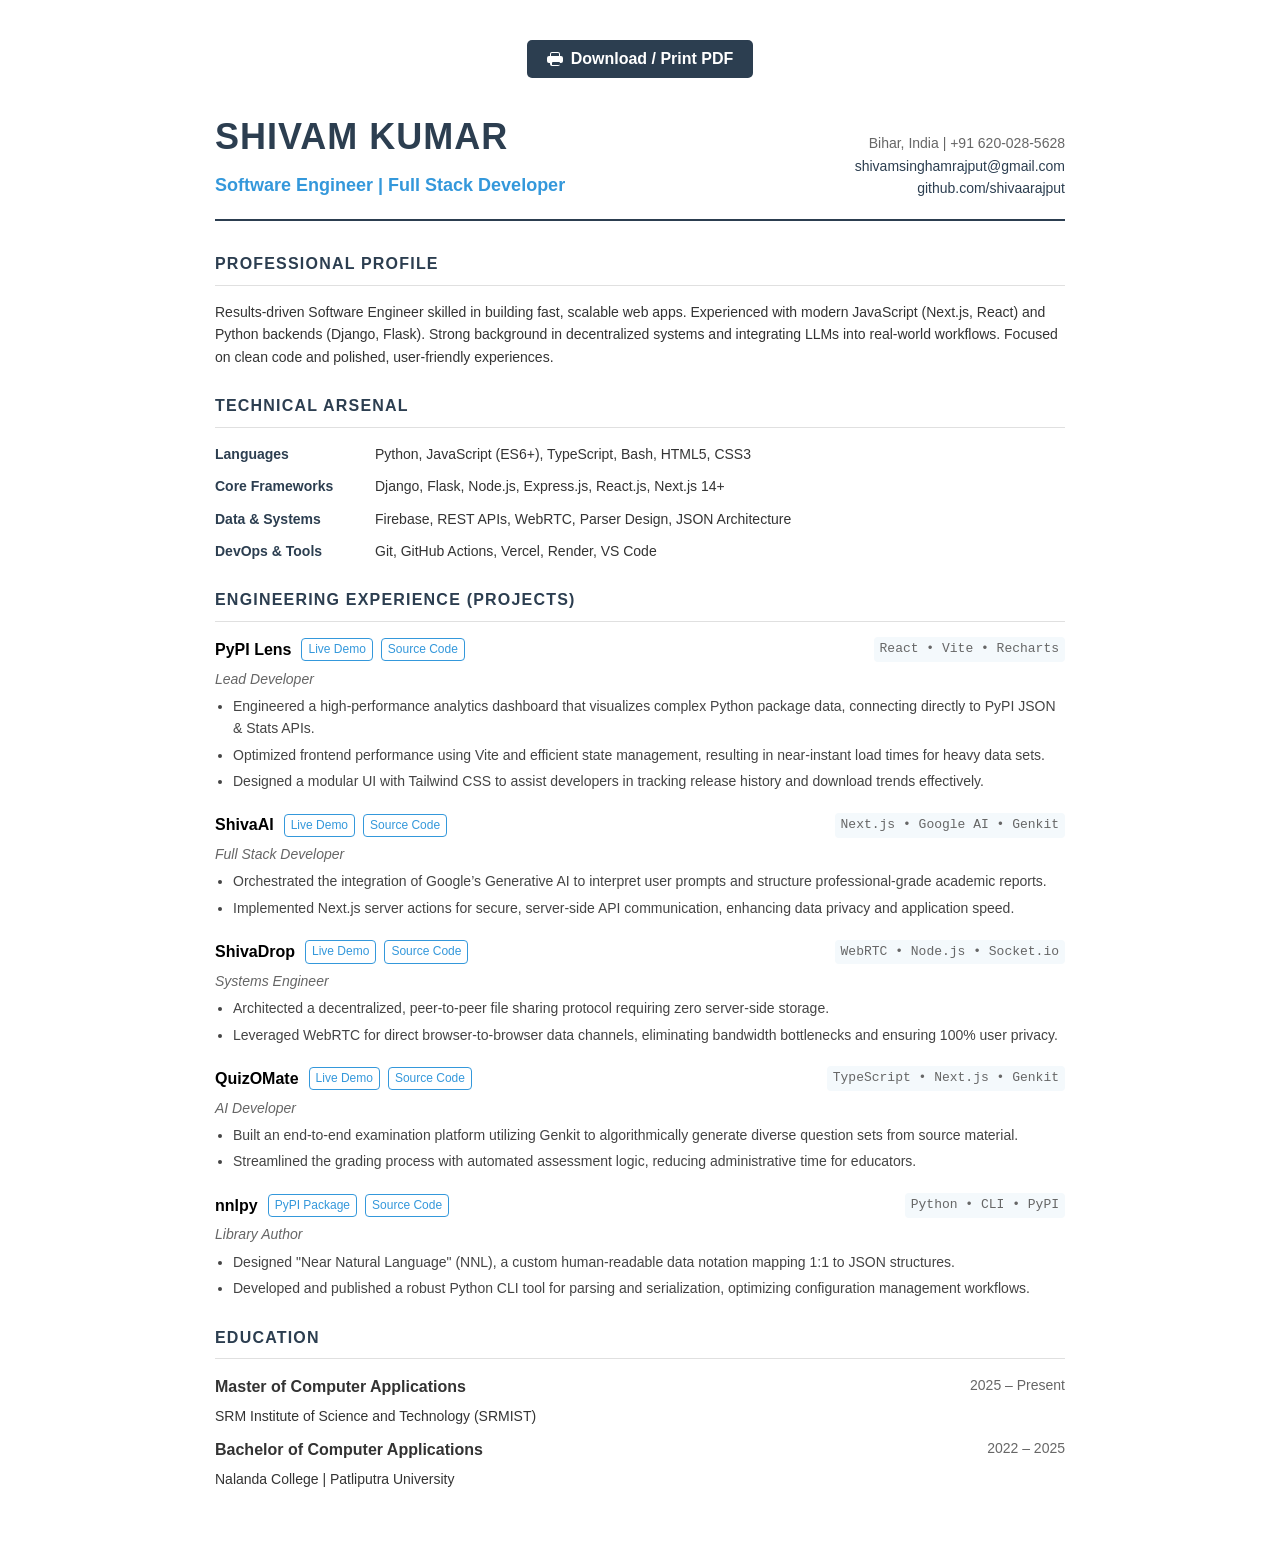
<file: resume.html>
<!DOCTYPE html>
<html lang="en">
<head>
    <meta charset="UTF-8">
    <meta name="viewport" content="width=device-width, initial-scale=1.0">
    <title>Shivam Kumar - Software Engineer</title>
    <style>
        :root {
            --primary: #2c3e50;
            --accent: #3498db;
            --text-dark: #333;
            --text-light: #666;
            --border: #e0e0e0;
        }

        body {
            font-family: 'Segoe UI', Roboto, 'Helvetica Neue', Arial, sans-serif;
            line-height: 1.6;
            color: var(--text-dark);
            max-width: 850px;
            margin: 0 auto;
            padding: 40px;
            background: #fff;
        }

        /* Print Button Styles */
        .print-container {
            text-align: center;
            margin-bottom: 30px;
        }

        .print-btn {
            background-color: var(--primary);
            color: white;
            border: none;
            padding: 10px 20px;
            border-radius: 5px;
            cursor: pointer;
            font-size: 16px;
            font-weight: 600;
            transition: background 0.2s;
            display: inline-flex;
            align-items: center;
            gap: 8px;
        }

        .print-btn:hover {
            background-color: var(--accent);
        }

        /* Header Layout */
        header {
            border-bottom: 2px solid var(--primary);
            padding-bottom: 20px;
            margin-bottom: 30px;
            display: flex;
            justify-content: space-between;
            align-items: flex-end;
        }

        .header-left h1 {
            font-size: 36px;
            margin: 0;
            color: var(--primary);
            text-transform: uppercase;
            letter-spacing: 1px;
        }

        .header-left .role {
            font-size: 18px;
            color: var(--accent);
            font-weight: 600;
            margin-top: 5px;
        }

        .header-right {
            text-align: right;
            font-size: 14px;
            color: var(--text-light);
        }

        .header-right a {
            color: var(--primary);
            text-decoration: none;
            font-weight: 500;
        }

        /* Section Styling */
        section {
            margin-bottom: 25px;
        }

        h2 {
            font-size: 16px;
            text-transform: uppercase;
            color: var(--primary);
            border-bottom: 1px solid var(--border);
            padding-bottom: 8px;
            margin-bottom: 15px;
            letter-spacing: 1.2px;
        }

        /* Skills Grid */
        .skills-grid {
            display: grid;
            grid-template-columns: 150px 1fr;
            gap: 10px;
            font-size: 14px;
        }
        
        .skill-category {
            font-weight: 700;
            color: var(--primary);
        }

        /* Project & Exp Styling */
        .entry {
            margin-bottom: 20px;
        }

        .entry-header {
            display: flex;
            justify-content: space-between;
            align-items: center; 
            margin-bottom: 5px;
        }

        .entry-title-group {
            display: flex;
            align-items: center;
            gap: 10px;
        }

        .entry-title {
            font-size: 16px;
            font-weight: 700;
            color: #000;
        }
        
        .project-links {
            font-size: 12px;
            display: flex;
            gap: 8px;
        }

        .project-links a {
            text-decoration: none;
            color: var(--accent);
            border: 1px solid var(--accent);
            padding: 1px 6px;
            border-radius: 4px;
            transition: all 0.2s;
        }

        .project-links a:hover {
            background-color: var(--accent);
            color: white;
        }

        .entry-tech {
            font-size: 13px;
            font-family: Consolas, monospace;
            color: var(--text-light);
            background: #f4f9fc;
            padding: 2px 6px;
            border-radius: 4px;
        }

        .entry-role {
            font-style: italic;
            font-size: 14px;
            color: var(--text-light);
            margin-bottom: 5px;
            display: block;
        }

        ul {
            margin: 5px 0;
            padding-left: 18px;
        }

        li {
            font-size: 14px;
            margin-bottom: 4px;
            color: #444;
        }

        /* Education */
        .edu-entry {
            display: flex;
            justify-content: space-between;
            margin-bottom: 5px;
        }
        
        .edu-school {
            font-weight: 600;
        }
        
        .edu-date {
            color: var(--text-light);
            font-size: 14px;
        }

        /* PRINT SPECIFIC STYLES */
        @media print {
            /* Hide the button when printing */
            .print-container { 
                display: none !important; 
            }
            
            body { 
                padding: 0; 
                margin: 0;
                max-width: 100%;
            }

            @page {
                margin: 1cm;
                size: auto;
            }

            /* Ensure links look clickable (Blue) in PDF */
            a { 
                color: var(--accent) !important; 
                text-decoration: none;
            }
            
            /* Simplify project link buttons to text links for PDF cleanliness */
            .project-links a { 
                border: none; 
                padding: 0; 
                color: var(--accent) !important; 
                text-decoration: underline; 
                margin-right: 10px;
            }

            /* Prevent page breaks inside project entries */
            .entry {
                page-break-inside: avoid;
            }
        }
    </style>
</head>
<body>

    <!-- Print Button (Hidden in PDF) -->
    <div class="print-container">
        <button class="print-btn" onclick="window.print()">
            <svg xmlns="http://www.w3.org/2000/svg" width="16" height="16" fill="currentColor" viewBox="0 0 16 16">
                <path d="M2.5 8a.5.5 0 1 0 0-1 .5.5 0 0 0 0 1z"/>
                <path d="M5 1a2 2 0 0 0-2 2v2H2a2 2 0 0 0-2 2v3a2 2 0 0 0 2 2h1v1a2 2 0 0 0 2 2h6a2 2 0 0 0 2-2v-1h1a2 2 0 0 0 2-2V7a2 2 0 0 0-2-2h-1V3a2 2 0 0 0-2-2H5zM4 3a1 1 0 0 1 1-1h6a1 1 0 0 1 1 1v2H4V3zm1 9a1 1 0 0 1 1-1h6a1 1 0 0 1 1 1v2H5v-2z"/>
            </svg>
            Download / Print PDF
        </button>
    </div>

    <header>
        <div class="header-left">
            <h1>Shivam Kumar</h1>
            <div class="role">Software Engineer | Full Stack Developer</div>
        </div>
        <div class="header-right">
            Bihar, India | +91 620-028-5628<br>
            <a href="mailto:shivamsinghamrajput@gmail.com">shivamsinghamrajput@gmail.com</a><br>
            <a href="https://github.com/shivaarajput">github.com/shivaarajput</a>
        </div>
    </header>

    <section>
        <h2>Professional Profile</h2>
        <p style="font-size: 14px; margin-top: 0;">
            Results-driven Software Engineer skilled in building fast, scalable web apps. Experienced with modern JavaScript (Next.js, React) and Python backends (Django, Flask). Strong background in decentralized systems and integrating LLMs into real-world workflows. Focused on clean code and polished, user-friendly experiences.
        </p>
    </section>

    <section>
        <h2>Technical Arsenal</h2>
        <div class="skills-grid">
            <div class="skill-category">Languages</div>
            <div>Python, JavaScript (ES6+), TypeScript, Bash, HTML5, CSS3</div>

            <div class="skill-category">Core Frameworks</div>
            <div>Django, Flask, Node.js, Express.js, React.js, Next.js 14+</div>

            <div class="skill-category">Data & Systems</div>
            <div>Firebase, REST APIs, WebRTC, Parser Design, JSON Architecture</div>

            <div class="skill-category">DevOps & Tools</div>
            <div>Git, GitHub Actions, Vercel, Render, VS Code</div>
        </div>
    </section>

    <section>
        <h2>Engineering Experience (Projects)</h2>

        <!-- PyPI Lens -->
        <div class="entry">
            <div class="entry-header">
                <div class="entry-title-group">
                    <span class="entry-title">PyPI Lens</span>
                    <div class="project-links">
                        <a href="https://pypi-lens.vercel.app/">Live Demo</a>
                        <a href="https://github.com/shivaarajput/PyPI-Lens">Source Code</a>
                    </div>
                </div>
                <span class="entry-tech">React • Vite • Recharts</span>
            </div>
            <span class="entry-role">Lead Developer</span>
            <ul>
                <li>Engineered a high-performance analytics dashboard that visualizes complex Python package data, connecting directly to PyPI JSON & Stats APIs.</li>
                <li>Optimized frontend performance using Vite and efficient state management, resulting in near-instant load times for heavy data sets.</li>
                <li>Designed a modular UI with Tailwind CSS to assist developers in tracking release history and download trends effectively.</li>
            </ul>
        </div>

        <!-- ShivaAI -->
        <div class="entry">
            <div class="entry-header">
                <div class="entry-title-group">
                    <span class="entry-title">ShivaAI</span>
                    <div class="project-links">
                        <a href="https://shiva-ai-phi.vercel.app">Live Demo</a>
                        <a href="https://github.com/shivaarajput/ShivaAI">Source Code</a>
                    </div>
                </div>
                <span class="entry-tech">Next.js • Google AI • Genkit</span>
            </div>
            <span class="entry-role">Full Stack Developer</span>
            <ul>
                <li>Orchestrated the integration of Google’s Generative AI to interpret user prompts and structure professional-grade academic reports.</li>
                <li>Implemented Next.js server actions for secure, server-side API communication, enhancing data privacy and application speed.</li>
            </ul>
        </div>

        <!-- ShivaDrop -->
        <div class="entry">
            <div class="entry-header">
                <div class="entry-title-group">
                    <span class="entry-title">ShivaDrop</span>
                    <div class="project-links">
                        <a href="https://shivadrop.onrender.com">Live Demo</a>
                        <a href="https://github.com/shivaarajput/ShivaDrop">Source Code</a>
                    </div>
                </div>
                <span class="entry-tech">WebRTC • Node.js • Socket.io</span>
            </div>
            <span class="entry-role">Systems Engineer</span>
            <ul>
                <li>Architected a decentralized, peer-to-peer file sharing protocol requiring zero server-side storage.</li>
                <li>Leveraged WebRTC for direct browser-to-browser data channels, eliminating bandwidth bottlenecks and ensuring 100% user privacy.</li>
            </ul>
        </div>

        <!-- QuizOMate -->
        <div class="entry">
            <div class="entry-header">
                <div class="entry-title-group">
                    <span class="entry-title">QuizOMate</span>
                    <div class="project-links">
                        <a href="https://quiz-o-mate.vercel.app">Live Demo</a>
                        <a href="https://github.com/shivaarajput/QuizOMate">Source Code</a>
                    </div>
                </div>
                <span class="entry-tech">TypeScript • Next.js • Genkit</span>
            </div>
            <span class="entry-role">AI Developer</span>
            <ul>
                <li>Built an end-to-end examination platform utilizing Genkit to algorithmically generate diverse question sets from source material.</li>
                <li>Streamlined the grading process with automated assessment logic, reducing administrative time for educators.</li>
            </ul>
        </div>
        
        <!-- nnlpy -->
        <div class="entry">
            <div class="entry-header">
                <div class="entry-title-group">
                    <span class="entry-title">nnlpy</span>
                    <div class="project-links">
                        <a href="https://pypi.org/project/nnlpy/">PyPI Package</a>
                        <a href="https://github.com/shivaarajput/nnlpy">Source Code</a>
                    </div>
                </div>
                <span class="entry-tech">Python • CLI • PyPI</span>
            </div>
            <span class="entry-role">Library Author</span>
            <ul>
                <li>Designed "Near Natural Language" (NNL), a custom human-readable data notation mapping 1:1 to JSON structures.</li>
                <li>Developed and published a robust Python CLI tool for parsing and serialization, optimizing configuration management workflows.</li>
            </ul>
        </div>

    </section>

    <section>
        <h2>Education</h2>
        
        <div class="edu-entry">
            <span class="edu-school">Master of Computer Applications</span>
            <span class="edu-date">2025 – Present</span>
        </div>
        <div style="font-size: 14px; margin-bottom: 10px;">SRM Institute of Science and Technology (SRMIST)</div>

        <div class="edu-entry">
            <span class="edu-school">Bachelor of Computer Applications </span>
            <span class="edu-date">2022 – 2025</span>
        </div>
        <div style="font-size: 14px;">Nalanda College | Patliputra University</div>
    </section>

</body>
</html>
</file>
